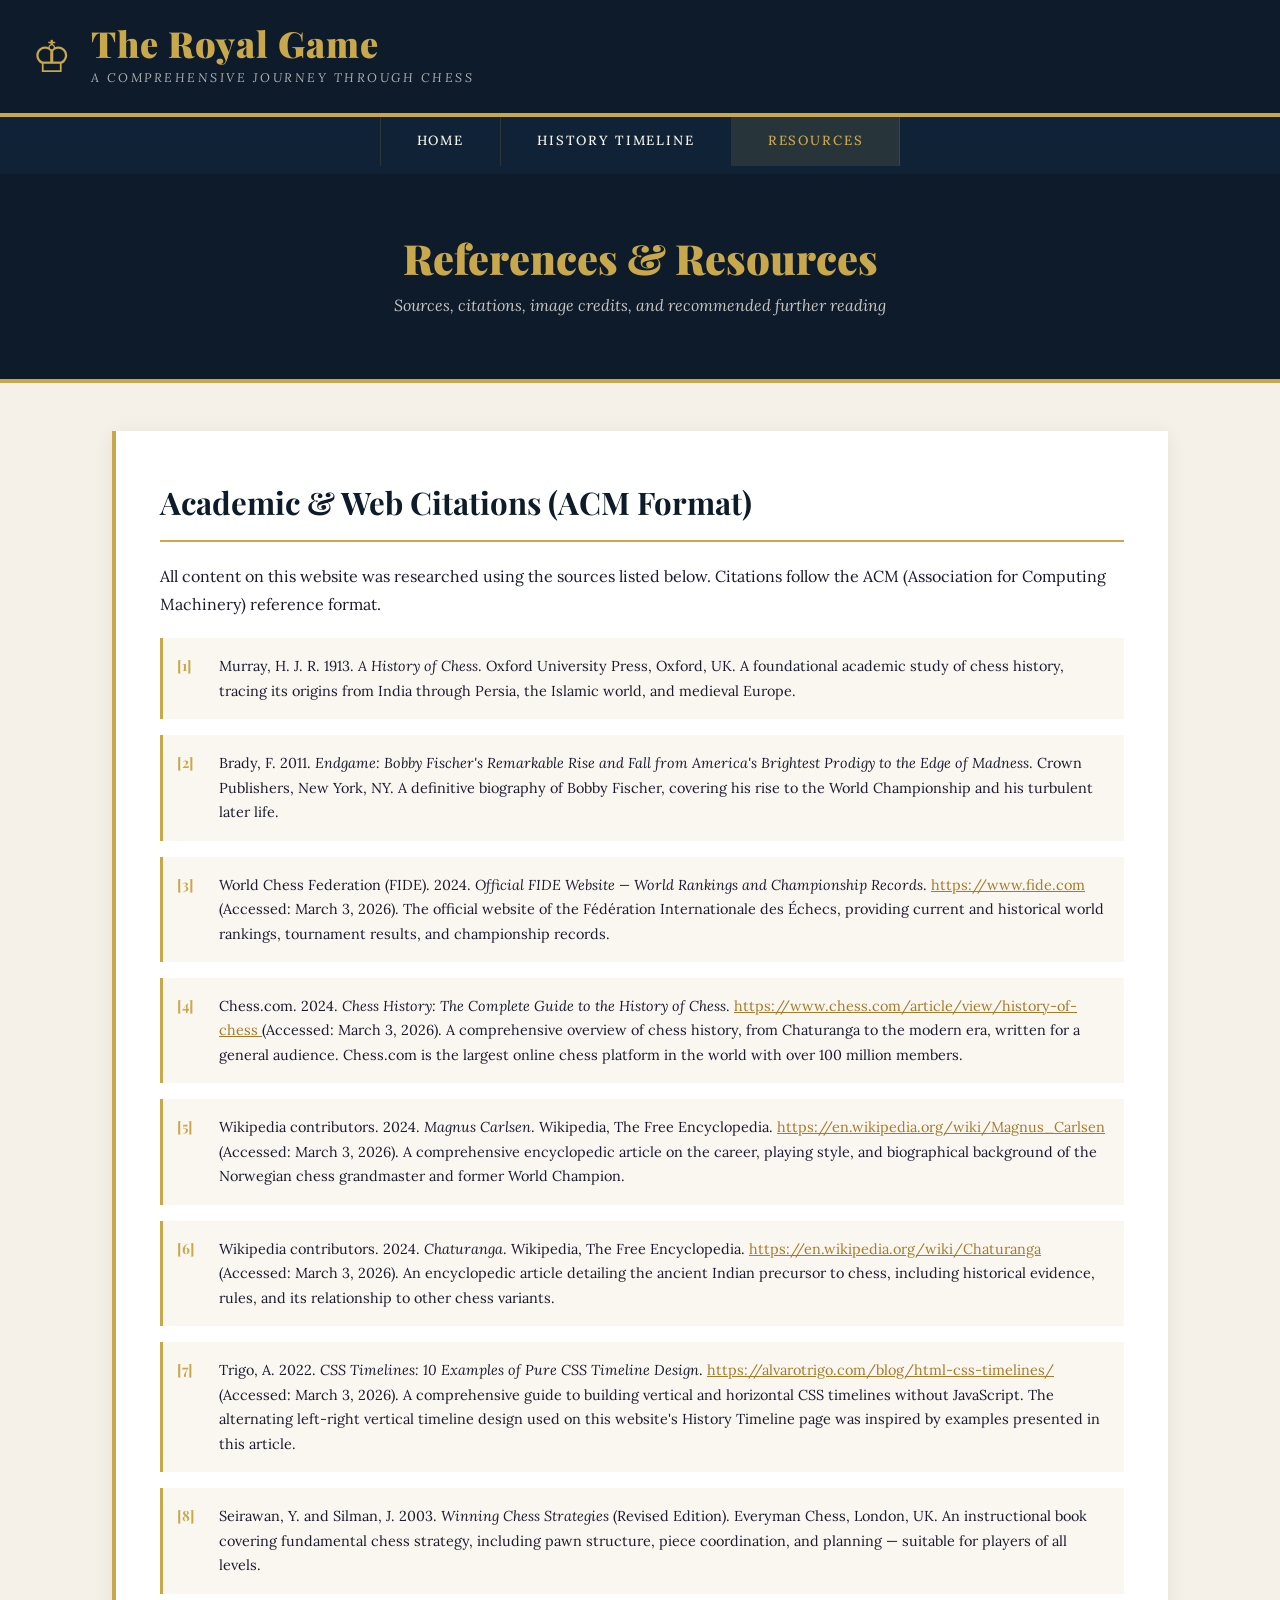
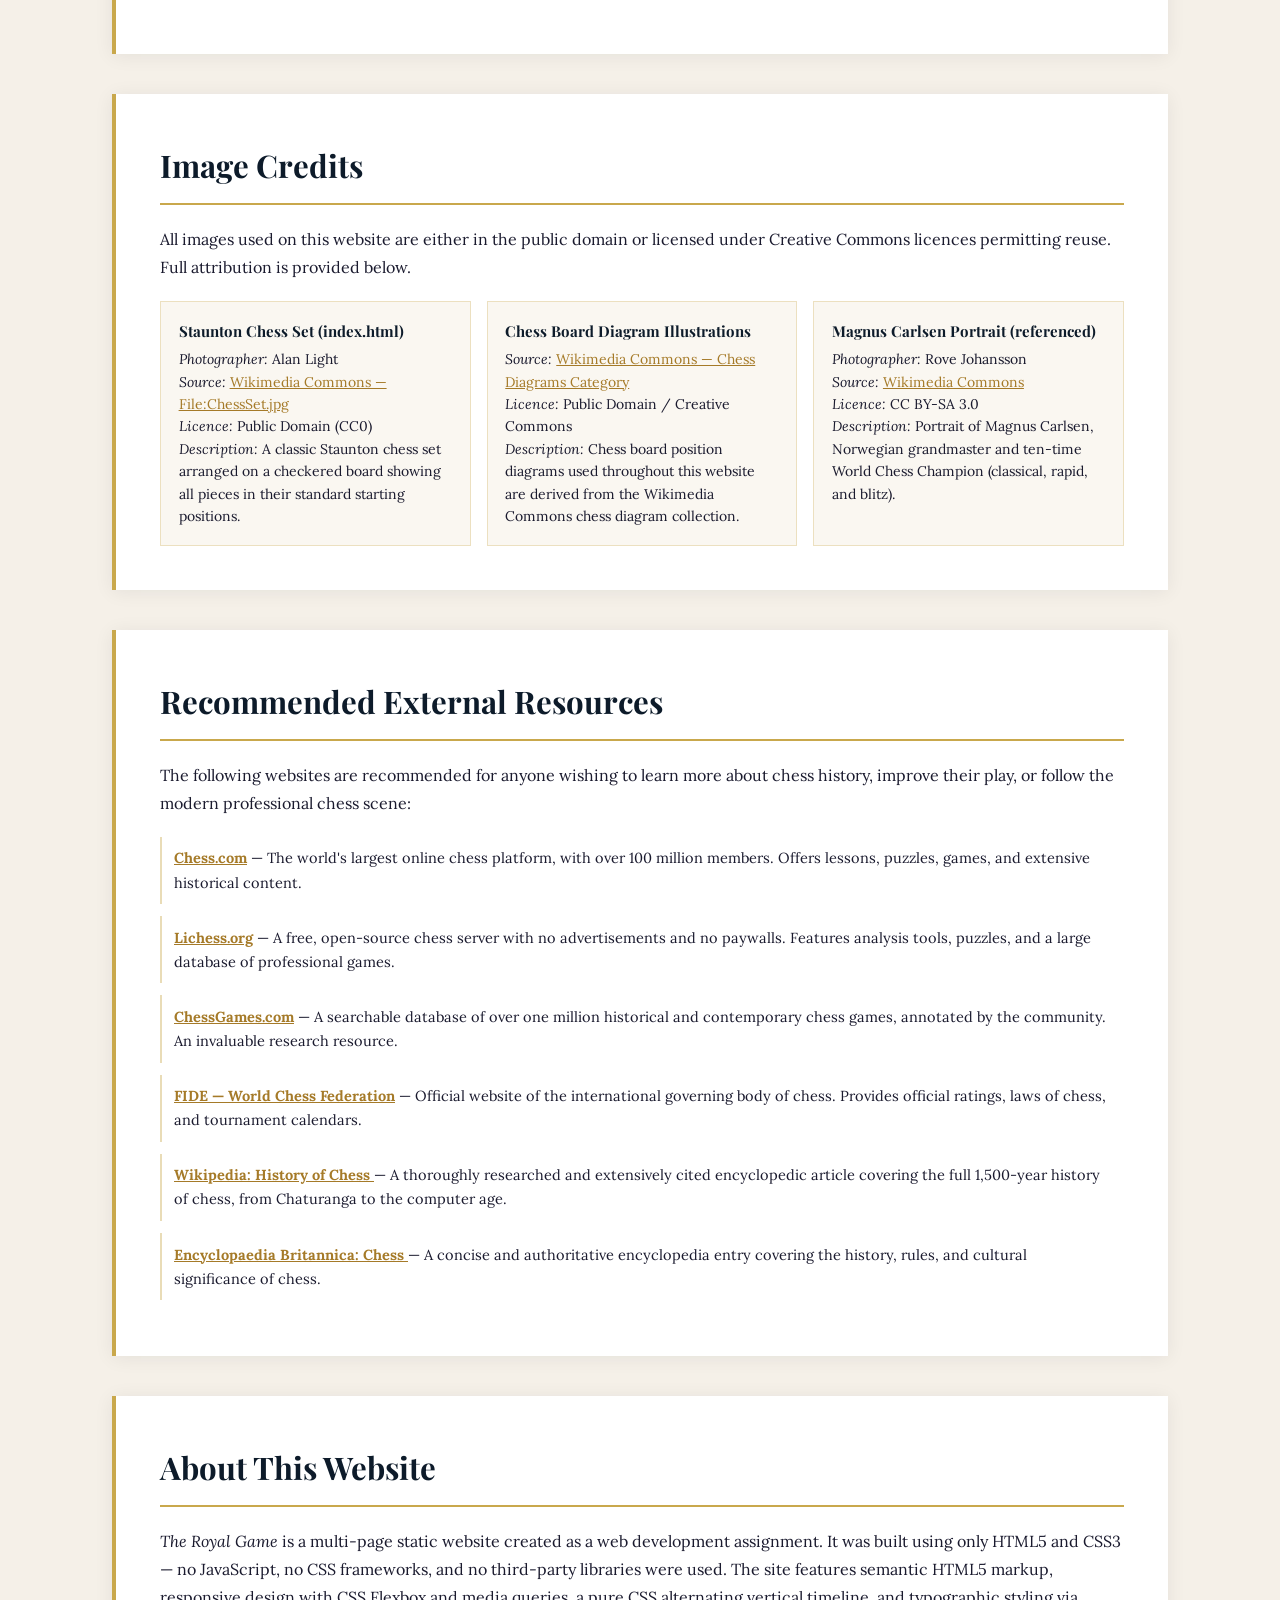
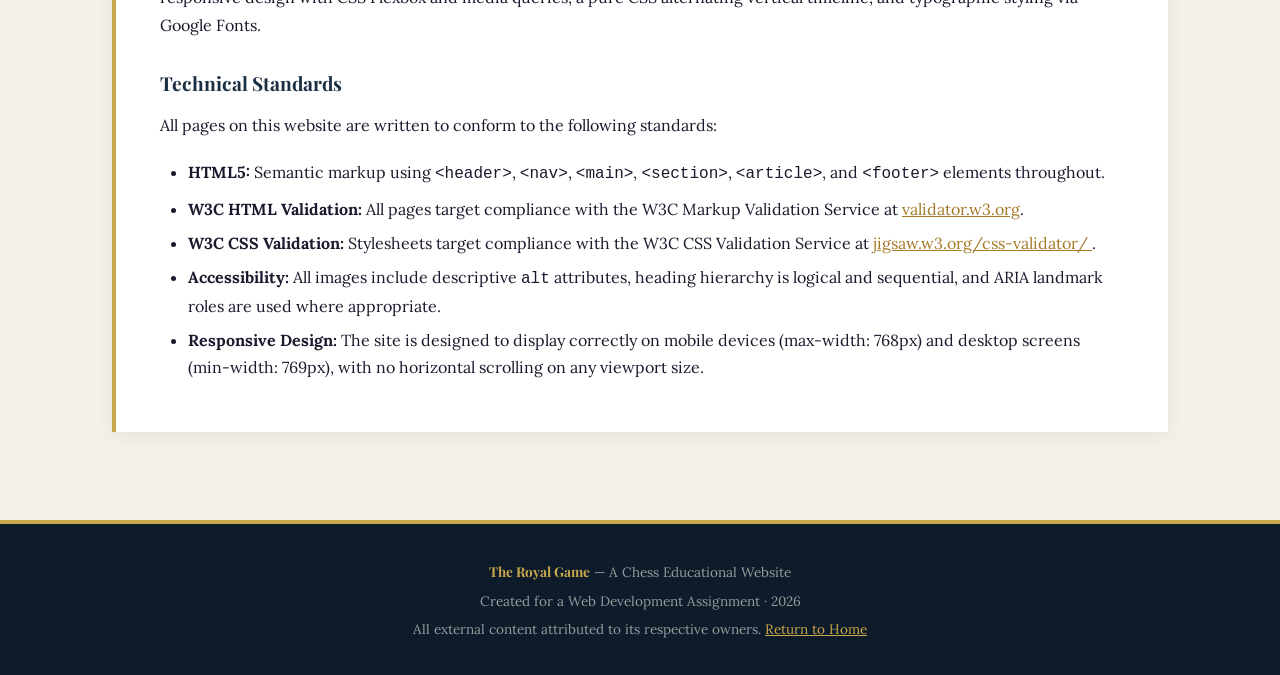
<file: resources.html>
<!doctype html>
<html lang="en">
  <head>
    <meta charset="UTF-8" />
    <meta name="viewport" content="width=device-width, initial-scale=1.0" />
    <title>References &amp; Resources — The Royal Game</title>
    <link rel="stylesheet" href="styles.css" />
  </head>

  <body>
    <!-- ==================== HEADER ==================== -->
    <header>
      <div class="header-brand">
        <span class="header-icon" aria-hidden="true">♔</span>
        <div>
          <p class="site-title">The Royal Game</p>
          <p class="site-subtitle">A Comprehensive Journey Through Chess</p>
        </div>
      </div>
    </header>

    <!-- ==================== NAVIGATION ==================== -->
    <nav aria-label="Main site navigation">
      <ul>
        <li><a href="index.html">Home</a></li>
        <li><a href="timeline.html">History Timeline</a></li>
        <li>
          <a href="resources.html" class="active" aria-current="page"
            >Resources</a
          >
        </li>
      </ul>
    </nav>

    <!-- ==================== PAGE BANNER ==================== -->
    <div class="page-banner" role="banner" aria-label="Page title">
      <h1>References &amp; Resources</h1>
      <p>Sources, citations, image credits, and recommended further reading</p>
    </div>

    <!-- ==================== MAIN CONTENT ==================== -->
    <main>
      <!-- ACADEMIC CITATIONS SECTION -->
      <section aria-labelledby="citations-heading">
        <h2 id="citations-heading">
          Academic &amp; Web Citations (ACM Format)
        </h2>
        <p>
          All content on this website was researched using the sources listed
          below. Citations follow the ACM (Association for Computing Machinery)
          reference format.
        </p>

        <ol class="citation-list">
          <li>
            Murray, H. J. R. 1913.
            <em>A History of Chess</em>. Oxford University Press, Oxford, UK. A
            foundational academic study of chess history, tracing its origins
            from India through Persia, the Islamic world, and medieval Europe.
          </li>

          <li>
            Brady, F. 2011.
            <em
              >Endgame: Bobby Fischer's Remarkable Rise and Fall from America's
              Brightest Prodigy to the Edge of Madness</em
            >. Crown Publishers, New York, NY. A definitive biography of Bobby
            Fischer, covering his rise to the World Championship and his
            turbulent later life.
          </li>

          <li>
            World Chess Federation (FIDE). 2024.
            <em
              >Official FIDE Website — World Rankings and Championship
              Records</em
            >.
            <a
              href="https://www.fide.com"
              target="_blank"
              rel="noopener noreferrer"
              >https://www.fide.com</a
            >
            (Accessed: March 3, 2026). The official website of the Fédération
            Internationale des Échecs, providing current and historical world
            rankings, tournament results, and championship records.
          </li>

          <li>
            Chess.com. 2024.
            <em>Chess History: The Complete Guide to the History of Chess</em>.
            <a
              href="https://www.chess.com/article/view/history-of-chess"
              target="_blank"
              rel="noopener noreferrer"
            >
              https://www.chess.com/article/view/history-of-chess
            </a>
            (Accessed: March 3, 2026). A comprehensive overview of chess
            history, from Chaturanga to the modern era, written for a general
            audience. Chess.com is the largest online chess platform in the
            world with over 100 million members.
          </li>

          <li>
            Wikipedia contributors. 2024.
            <em>Magnus Carlsen</em>. Wikipedia, The Free Encyclopedia.
            <a
              href="https://en.wikipedia.org/wiki/Magnus_Carlsen"
              target="_blank"
              rel="noopener noreferrer"
            >
              https://en.wikipedia.org/wiki/Magnus_Carlsen
            </a>
            (Accessed: March 3, 2026). A comprehensive encyclopedic article on
            the career, playing style, and biographical background of the
            Norwegian chess grandmaster and former World Champion.
          </li>

          <li>
            Wikipedia contributors. 2024.
            <em>Chaturanga</em>. Wikipedia, The Free Encyclopedia.
            <a
              href="https://en.wikipedia.org/wiki/Chaturanga"
              target="_blank"
              rel="noopener noreferrer"
            >
              https://en.wikipedia.org/wiki/Chaturanga
            </a>
            (Accessed: March 3, 2026). An encyclopedic article detailing the
            ancient Indian precursor to chess, including historical evidence,
            rules, and its relationship to other chess variants.
          </li>

          <li>
            Trigo, A. 2022.
            <em>CSS Timelines: 10 Examples of Pure CSS Timeline Design</em>.
            <a
              href="https://alvarotrigo.com/blog/html-css-timelines/"
              target="_blank"
              rel="noopener noreferrer"
            >
              https://alvarotrigo.com/blog/html-css-timelines/
            </a>
            (Accessed: March 3, 2026). A comprehensive guide to building
            vertical and horizontal CSS timelines without JavaScript. The
            alternating left-right vertical timeline design used on this
            website's History Timeline page was inspired by examples presented
            in this article.
          </li>

          <li>
            Seirawan, Y. and Silman, J. 2003.
            <em>Winning Chess Strategies</em> (Revised Edition). Everyman Chess,
            London, UK. An instructional book covering fundamental chess
            strategy, including pawn structure, piece coordination, and planning
            — suitable for players of all levels.
          </li>
        </ol>
      </section>

      <!-- IMAGE CREDITS SECTION -->
      <section aria-labelledby="image-credits-heading">
        <h2 id="image-credits-heading">Image Credits</h2>
        <p>
          All images used on this website are either in the public domain or
          licensed under Creative Commons licences permitting reuse. Full
          attribution is provided below.
        </p>

        <div class="credits-grid">
          <div class="credit-card">
            <strong>Staunton Chess Set (index.html)</strong>
            <p>
              <em>Photographer:</em> Alan Light<br />
              <em>Source:</em>
              <a
                href="https://commons.wikimedia.org/wiki/File:ChessSet.jpg"
                target="_blank"
                rel="noopener noreferrer"
              >
                Wikimedia Commons — File:ChessSet.jpg </a
              ><br />
              <em>Licence:</em> Public Domain (CC0)<br />
              <em>Description:</em> A classic Staunton chess set arranged on a
              checkered board showing all pieces in their standard starting
              positions.
            </p>
          </div>

          <div class="credit-card">
            <strong>Chess Board Diagram Illustrations</strong>
            <p>
              <em>Source:</em>
              <a
                href="https://commons.wikimedia.org/wiki/Category:Chess_diagrams"
                target="_blank"
                rel="noopener noreferrer"
              >
                Wikimedia Commons — Chess Diagrams Category </a
              ><br />
              <em>Licence:</em> Public Domain / Creative Commons<br />
              <em>Description:</em> Chess board position diagrams used
              throughout this website are derived from the Wikimedia Commons
              chess diagram collection.
            </p>
          </div>

          <div class="credit-card">
            <strong>Magnus Carlsen Portrait (referenced)</strong>
            <p>
              <em>Photographer:</em> Rove Johansson<br />
              <em>Source:</em>
              <a
                href="https://commons.wikimedia.org/wiki/File:Magnus_Carlsen_in_2023.jpg"
                target="_blank"
                rel="noopener noreferrer"
              >
                Wikimedia Commons </a
              ><br />
              <em>Licence:</em> CC BY-SA 3.0<br />
              <em>Description:</em> Portrait of Magnus Carlsen, Norwegian
              grandmaster and ten-time World Chess Champion (classical, rapid,
              and blitz).
            </p>
          </div>
        </div>
      </section>

      <!-- RECOMMENDED RESOURCES SECTION -->
      <section aria-labelledby="further-reading-heading">
        <h2 id="further-reading-heading">Recommended External Resources</h2>
        <p>
          The following websites are recommended for anyone wishing to learn
          more about chess history, improve their play, or follow the modern
          professional chess scene:
        </p>

        <ul class="resource-links">
          <li>
            <strong>
              <a
                href="https://www.chess.com"
                target="_blank"
                rel="noopener noreferrer"
                >Chess.com</a
              >
            </strong>
            — The world's largest online chess platform, with over 100 million
            members. Offers lessons, puzzles, games, and extensive historical
            content.
          </li>
          <li>
            <strong>
              <a
                href="https://lichess.org"
                target="_blank"
                rel="noopener noreferrer"
                >Lichess.org</a
              >
            </strong>
            — A free, open-source chess server with no advertisements and no
            paywalls. Features analysis tools, puzzles, and a large database of
            professional games.
          </li>
          <li>
            <strong>
              <a
                href="https://www.chessgames.com"
                target="_blank"
                rel="noopener noreferrer"
                >ChessGames.com</a
              >
            </strong>
            — A searchable database of over one million historical and
            contemporary chess games, annotated by the community. An invaluable
            research resource.
          </li>
          <li>
            <strong>
              <a
                href="https://www.fide.com"
                target="_blank"
                rel="noopener noreferrer"
                >FIDE — World Chess Federation</a
              >
            </strong>
            — Official website of the international governing body of chess.
            Provides official ratings, laws of chess, and tournament calendars.
          </li>
          <li>
            <strong>
              <a
                href="https://en.wikipedia.org/wiki/History_of_chess"
                target="_blank"
                rel="noopener noreferrer"
              >
                Wikipedia: History of Chess
              </a>
            </strong>
            — A thoroughly researched and extensively cited encyclopedic article
            covering the full 1,500-year history of chess, from Chaturanga to
            the computer age.
          </li>
          <li>
            <strong>
              <a
                href="https://www.britannica.com/topic/chess"
                target="_blank"
                rel="noopener noreferrer"
              >
                Encyclopaedia Britannica: Chess
              </a>
            </strong>
            — A concise and authoritative encyclopedia entry covering the
            history, rules, and cultural significance of chess.
          </li>
        </ul>
      </section>

      <!-- ABOUT THIS WEBSITE SECTION -->
      <section aria-labelledby="about-heading">
        <h2 id="about-heading">About This Website</h2>
        <p>
          <em>The Royal Game</em> is a multi-page static website created as a
          web development assignment. It was built using only HTML5 and CSS3 —
          no JavaScript, no CSS frameworks, and no third-party libraries were
          used. The site features semantic HTML5 markup, responsive design with
          CSS Flexbox and media queries, a pure CSS alternating vertical
          timeline, and typographic styling via Google Fonts.
        </p>

        <h3>Technical Standards</h3>
        <p>
          All pages on this website are written to conform to the following
          standards:
        </p>
        <ul>
          <li>
            <strong>HTML5:</strong> Semantic markup using
            <code>&lt;header&gt;</code>, <code>&lt;nav&gt;</code>,
            <code>&lt;main&gt;</code>, <code>&lt;section&gt;</code>,
            <code>&lt;article&gt;</code>, and
            <code>&lt;footer&gt;</code> elements throughout.
          </li>
          <li>
            <strong>W3C HTML Validation:</strong> All pages target compliance
            with the W3C Markup Validation Service at
            <a
              href="https://validator.w3.org"
              target="_blank"
              rel="noopener noreferrer"
              >validator.w3.org</a
            >.
          </li>
          <li>
            <strong>W3C CSS Validation:</strong> Stylesheets target compliance
            with the W3C CSS Validation Service at
            <a
              href="https://jigsaw.w3.org/css-validator/"
              target="_blank"
              rel="noopener noreferrer"
            >
              jigsaw.w3.org/css-validator/ </a
            >.
          </li>
          <li>
            <strong>Accessibility:</strong> All images include descriptive
            <code>alt</code>
            attributes, heading hierarchy is logical and sequential, and ARIA
            landmark roles are used where appropriate.
          </li>
          <li>
            <strong>Responsive Design:</strong> The site is designed to display
            correctly on mobile devices (max-width: 768px) and desktop screens
            (min-width: 769px), with no horizontal scrolling on any viewport
            size.
          </li>
        </ul>
      </section>
    </main>

    <!-- ==================== FOOTER ==================== -->
    <footer>
      <p>
        <span class="footer-title">The Royal Game</span> &mdash; A Chess
        Educational Website
      </p>
      <p>Created for a Web Development Assignment &middot; 2026</p>
      <p>
        All external content attributed to its respective owners.
        <a href="index.html">Return to Home</a>
      </p>
    </footer>
  </body>
</html>
</file>
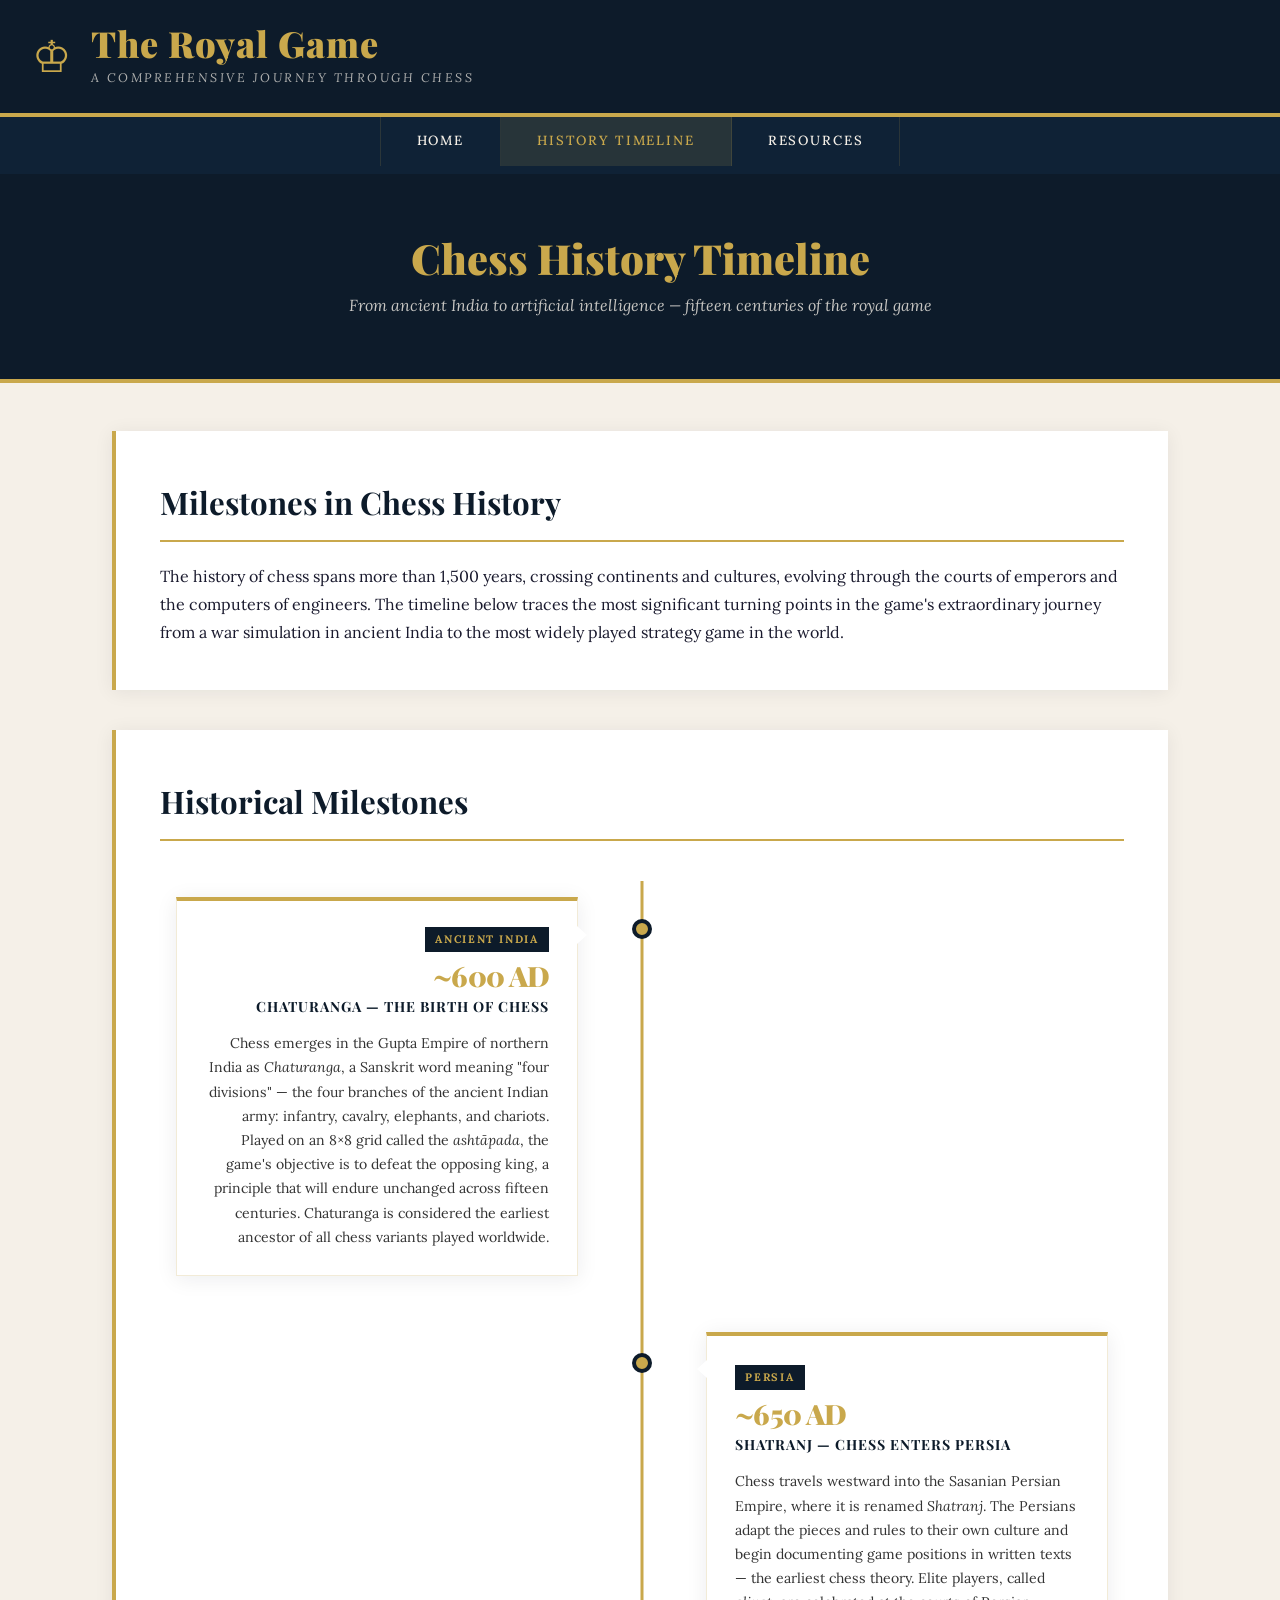
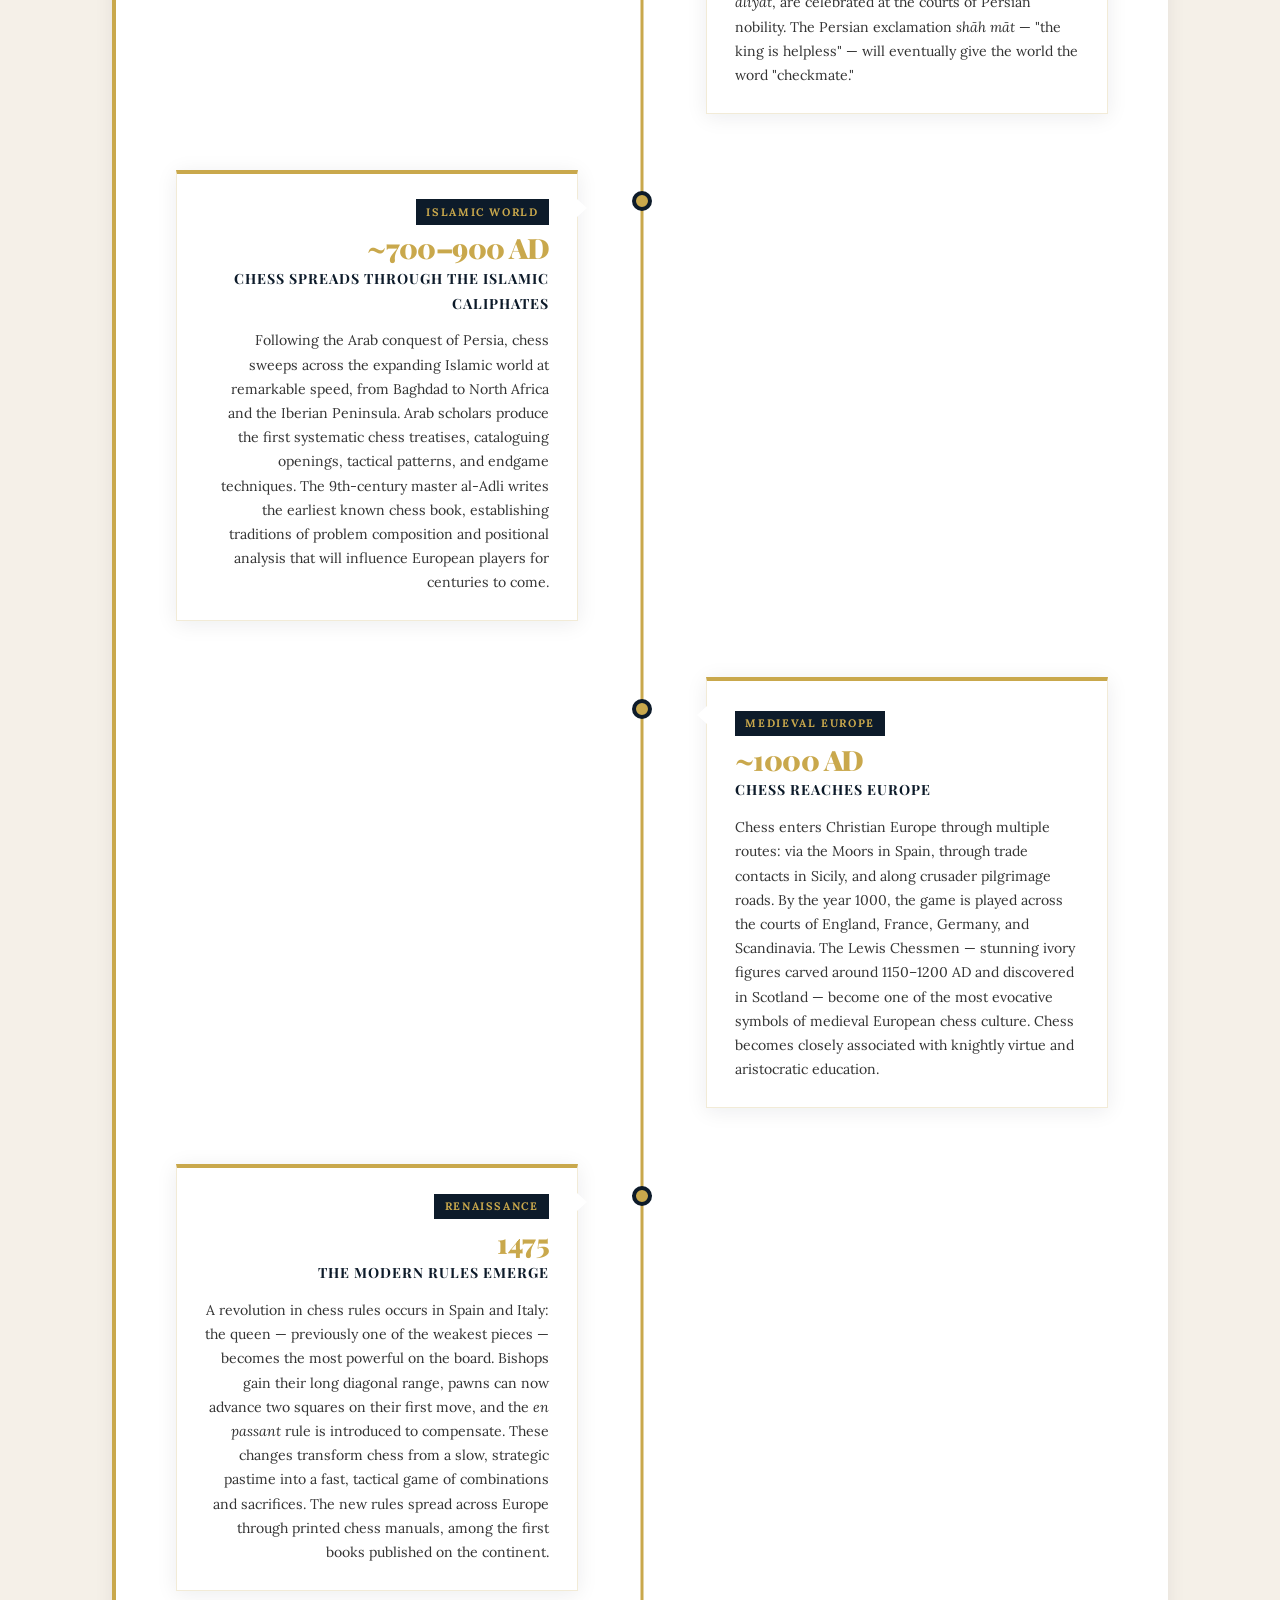
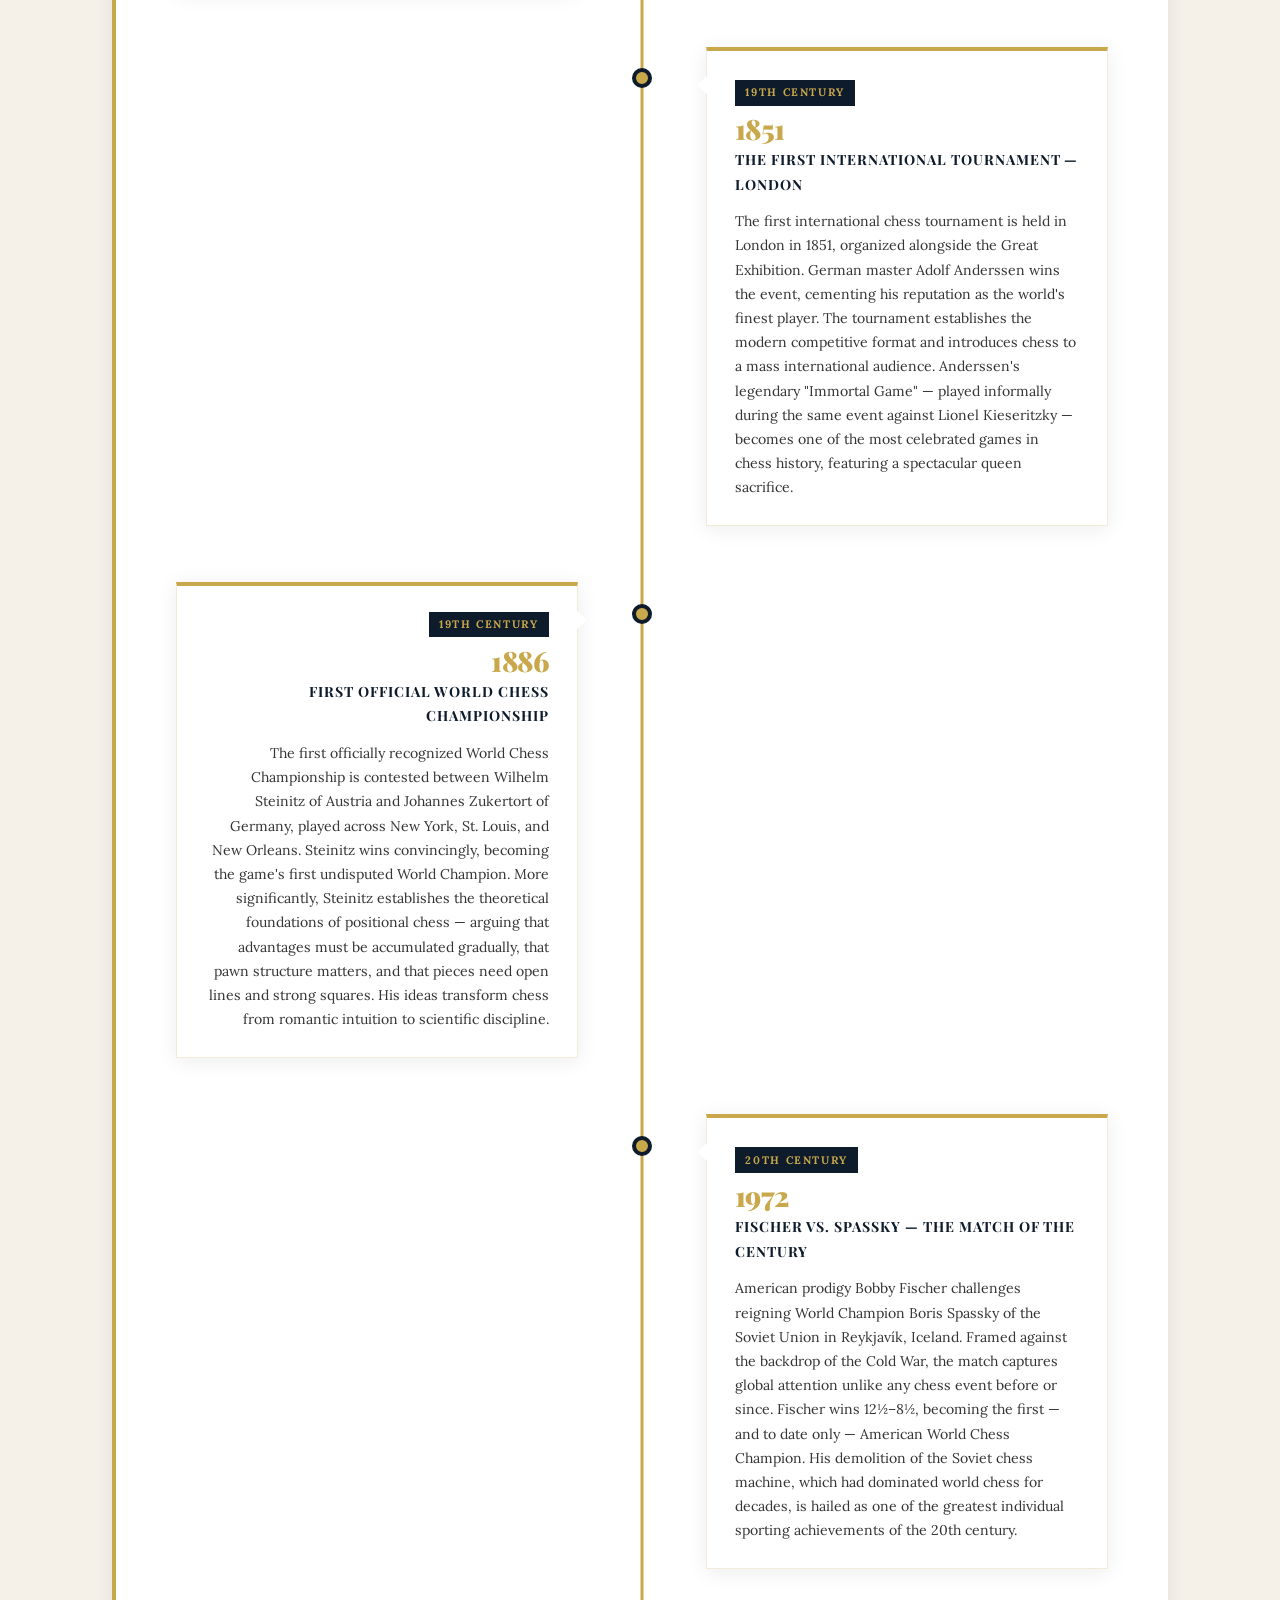
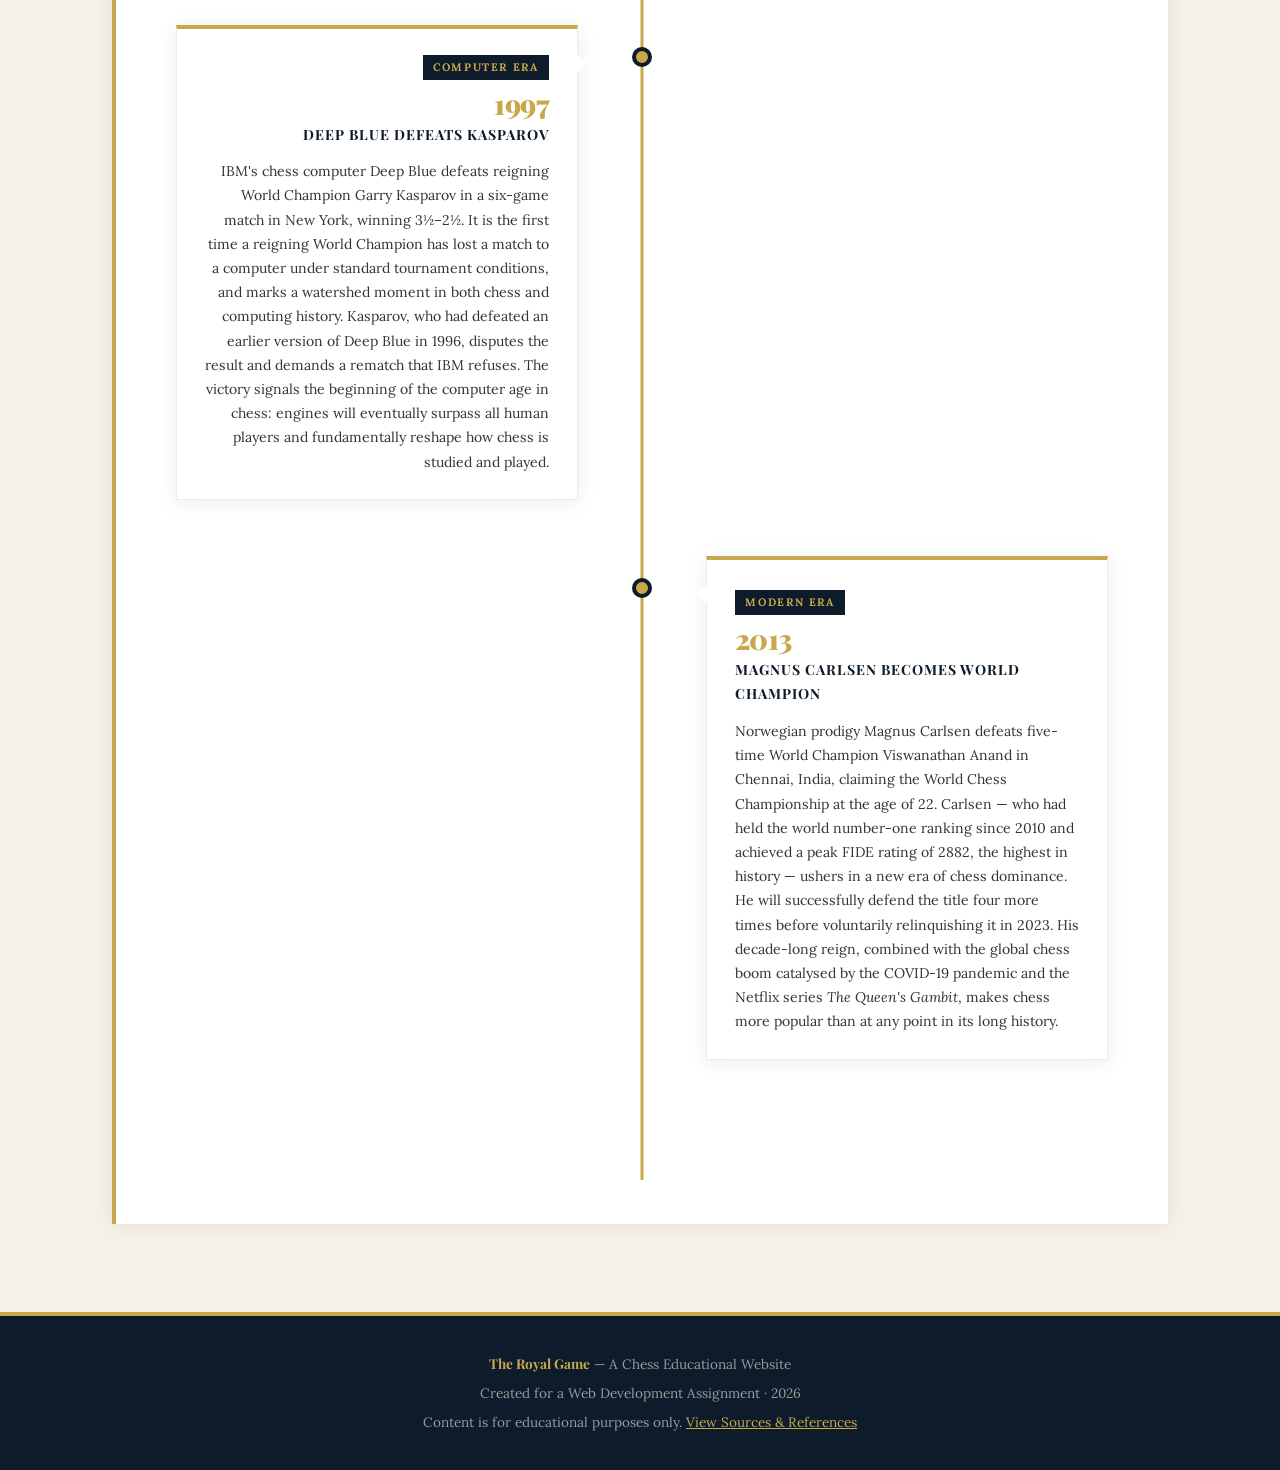
<file: timeline.html>
<!DOCTYPE html>
<html lang="en">
<head>
  <meta charset="UTF-8">
  <meta name="viewport" content="width=device-width, initial-scale=1.0">
  <title>Chess History Timeline — The Royal Game</title>
  <link rel="stylesheet" href="styles.css">
  <link rel="stylesheet" href="timeline.css">
</head>

<body>

  <!-- ==================== HEADER ==================== -->
  <header>
    <div class="header-brand">
      <span class="header-icon" aria-hidden="true">♔</span>
      <div>
        <p class="site-title">The Royal Game</p>
        <p class="site-subtitle">A Comprehensive Journey Through Chess</p>
      </div>
    </div>
  </header>

  <!-- ==================== NAVIGATION ==================== -->
  <nav aria-label="Main site navigation">
    <ul>
      <li><a href="index.html">Home</a></li>
      <li><a href="timeline.html" class="active" aria-current="page">History Timeline</a></li>
      <li><a href="resources.html">Resources</a></li>
    </ul>
  </nav>

  <!-- ==================== PAGE BANNER ==================== -->
  <div class="page-banner" role="banner" aria-label="Page title">
    <h1>Chess History Timeline</h1>
    <p>From ancient India to artificial intelligence — fifteen centuries of the royal game</p>
  </div>

  <!-- ==================== MAIN CONTENT ==================== -->
  <main>

    <section aria-labelledby="timeline-intro-heading">
      <h2 id="timeline-intro-heading">Milestones in Chess History</h2>
      <p>
        The history of chess spans more than 1,500 years, crossing continents and cultures,
        evolving through the courts of emperors and the computers of engineers. The timeline
        below traces the most significant turning points in the game's extraordinary journey
        from a war simulation in ancient India to the most widely played strategy game in the world.
      </p>
    </section>

    <!-- ==================== TIMELINE ==================== -->
    <section aria-labelledby="timeline-section-heading">
      <h2 id="timeline-section-heading" class="sr-only">Historical Milestones</h2>

      <div class="timeline">

        <!-- MILESTONE 1 -->
        <div class="timeline-item">
          <div class="timeline-content">
            <span class="timeline-era">Ancient India</span>
            <p class="timeline-year">~600 AD</p>
            <p class="timeline-event-title">Chaturanga — The Birth of Chess</p>
            <p class="timeline-desc">
              Chess emerges in the Gupta Empire of northern India as
              <em>Chaturanga</em>, a Sanskrit word meaning "four divisions" — the four branches
              of the ancient Indian army: infantry, cavalry, elephants, and chariots. Played on
              an 8×8 grid called the <em>ashtāpada</em>, the game's objective is to defeat
              the opposing king, a principle that will endure unchanged across fifteen centuries.
              Chaturanga is considered the earliest ancestor of all chess variants played worldwide.
            </p>
          </div>
        </div>

        <!-- MILESTONE 2 -->
        <div class="timeline-item">
          <div class="timeline-content">
            <span class="timeline-era">Persia</span>
            <p class="timeline-year">~650 AD</p>
            <p class="timeline-event-title">Shatranj — Chess Enters Persia</p>
            <p class="timeline-desc">
              Chess travels westward into the Sasanian Persian Empire, where it is renamed
              <em>Shatranj</em>. The Persians adapt the pieces and rules to their own culture
              and begin documenting game positions in written texts — the earliest chess theory.
              Elite players, called <em>aliyat</em>, are celebrated at the courts of Persian
              nobility. The Persian exclamation <em>shāh māt</em> — "the king is helpless" —
              will eventually give the world the word "checkmate."
            </p>
          </div>
        </div>

        <!-- MILESTONE 3 -->
        <div class="timeline-item">
          <div class="timeline-content">
            <span class="timeline-era">Islamic World</span>
            <p class="timeline-year">~700–900 AD</p>
            <p class="timeline-event-title">Chess Spreads Through the Islamic Caliphates</p>
            <p class="timeline-desc">
              Following the Arab conquest of Persia, chess sweeps across the expanding Islamic
              world at remarkable speed, from Baghdad to North Africa and the Iberian Peninsula.
              Arab scholars produce the first systematic chess treatises, cataloguing openings,
              tactical patterns, and endgame techniques. The 9th-century master al-Adli writes
              the earliest known chess book, establishing traditions of problem composition and
              positional analysis that will influence European players for centuries to come.
            </p>
          </div>
        </div>

        <!-- MILESTONE 4 -->
        <div class="timeline-item">
          <div class="timeline-content">
            <span class="timeline-era">Medieval Europe</span>
            <p class="timeline-year">~1000 AD</p>
            <p class="timeline-event-title">Chess Reaches Europe</p>
            <p class="timeline-desc">
              Chess enters Christian Europe through multiple routes: via the Moors in Spain,
              through trade contacts in Sicily, and along crusader pilgrimage roads. By the
              year 1000, the game is played across the courts of England, France, Germany, and
              Scandinavia. The Lewis Chessmen — stunning ivory figures carved around 1150–1200 AD
              and discovered in Scotland — become one of the most evocative symbols of medieval
              European chess culture. Chess becomes closely associated with knightly virtue
              and aristocratic education.
            </p>
          </div>
        </div>

        <!-- MILESTONE 5 -->
        <div class="timeline-item">
          <div class="timeline-content">
            <span class="timeline-era">Renaissance</span>
            <p class="timeline-year">1475</p>
            <p class="timeline-event-title">The Modern Rules Emerge</p>
            <p class="timeline-desc">
              A revolution in chess rules occurs in Spain and Italy: the queen — previously one
              of the weakest pieces — becomes the most powerful on the board. Bishops gain their
              long diagonal range, pawns can now advance two squares on their first move, and
              the <em>en passant</em> rule is introduced to compensate. These changes transform
              chess from a slow, strategic pastime into a fast, tactical game of combinations
              and sacrifices. The new rules spread across Europe through printed chess manuals,
              among the first books published on the continent.
            </p>
          </div>
        </div>

        <!-- MILESTONE 6 -->
        <div class="timeline-item">
          <div class="timeline-content">
            <span class="timeline-era">19th Century</span>
            <p class="timeline-year">1851</p>
            <p class="timeline-event-title">The First International Tournament — London</p>
            <p class="timeline-desc">
              The first international chess tournament is held in London in 1851, organized
              alongside the Great Exhibition. German master Adolf Anderssen wins the event,
              cementing his reputation as the world's finest player. The tournament establishes
              the modern competitive format and introduces chess to a mass international audience.
              Anderssen's legendary "Immortal Game" — played informally during the same event
              against Lionel Kieseritzky — becomes one of the most celebrated games in chess
              history, featuring a spectacular queen sacrifice.
            </p>
          </div>
        </div>

        <!-- MILESTONE 7 -->
        <div class="timeline-item">
          <div class="timeline-content">
            <span class="timeline-era">19th Century</span>
            <p class="timeline-year">1886</p>
            <p class="timeline-event-title">First Official World Chess Championship</p>
            <p class="timeline-desc">
              The first officially recognized World Chess Championship is contested between
              Wilhelm Steinitz of Austria and Johannes Zukertort of Germany, played across
              New York, St. Louis, and New Orleans. Steinitz wins convincingly, becoming the
              game's first undisputed World Champion. More significantly, Steinitz establishes
              the theoretical foundations of positional chess — arguing that advantages must
              be accumulated gradually, that pawn structure matters, and that pieces need
              open lines and strong squares. His ideas transform chess from romantic intuition
              to scientific discipline.
            </p>
          </div>
        </div>

        <!-- MILESTONE 8 -->
        <div class="timeline-item">
          <div class="timeline-content">
            <span class="timeline-era">20th Century</span>
            <p class="timeline-year">1972</p>
            <p class="timeline-event-title">Fischer vs. Spassky — The Match of the Century</p>
            <p class="timeline-desc">
              American prodigy Bobby Fischer challenges reigning World Champion Boris Spassky
              of the Soviet Union in Reykjavík, Iceland. Framed against the backdrop of the
              Cold War, the match captures global attention unlike any chess event before or
              since. Fischer wins 12½–8½, becoming the first — and to date only — American
              World Chess Champion. His demolition of the Soviet chess machine, which had
              dominated world chess for decades, is hailed as one of the greatest individual
              sporting achievements of the 20th century.
            </p>
          </div>
        </div>

        <!-- MILESTONE 9 -->
        <div class="timeline-item">
          <div class="timeline-content">
            <span class="timeline-era">Computer Era</span>
            <p class="timeline-year">1997</p>
            <p class="timeline-event-title">Deep Blue Defeats Kasparov</p>
            <p class="timeline-desc">
              IBM's chess computer Deep Blue defeats reigning World Champion Garry Kasparov
              in a six-game match in New York, winning 3½–2½. It is the first time a
              reigning World Champion has lost a match to a computer under standard tournament
              conditions, and marks a watershed moment in both chess and computing history.
              Kasparov, who had defeated an earlier version of Deep Blue in 1996, disputes the
              result and demands a rematch that IBM refuses. The victory signals the beginning
              of the computer age in chess: engines will eventually surpass all human players
              and fundamentally reshape how chess is studied and played.
            </p>
          </div>
        </div>

        <!-- MILESTONE 10 -->
        <div class="timeline-item">
          <div class="timeline-content">
            <span class="timeline-era">Modern Era</span>
            <p class="timeline-year">2013</p>
            <p class="timeline-event-title">Magnus Carlsen Becomes World Champion</p>
            <p class="timeline-desc">
              Norwegian prodigy Magnus Carlsen defeats five-time World Champion Viswanathan
              Anand in Chennai, India, claiming the World Chess Championship at the age of 22.
              Carlsen — who had held the world number-one ranking since 2010 and achieved a
              peak FIDE rating of 2882, the highest in history — ushers in a new era of
              chess dominance. He will successfully defend the title four more times before
              voluntarily relinquishing it in 2023. His decade-long reign, combined with the
              global chess boom catalysed by the COVID-19 pandemic and the Netflix series
              <em>The Queen's Gambit</em>, makes chess more popular than at any point in
              its long history.
            </p>
          </div>
        </div>

      </div>
      <!-- END .timeline -->

    </section>

  </main>

  <!-- ==================== FOOTER ==================== -->
  <footer>
    <p><span class="footer-title">The Royal Game</span> &mdash; A Chess Educational Website</p>
    <p>Created for a Web Development Assignment &middot; 2026</p>
    <p>
      Content is for educational purposes only.
      <a href="resources.html">View Sources &amp; References</a>
    </p>
  </footer>

</body>
</html>
</file>
<file: styles.css>
@import url('https://fonts.googleapis.com/css2?family=Playfair+Display:ital,wght@0,400;0,700;0,900;1,400&family=Lora:ital,wght@0,400;0,500;1,400&display=swap');

/* ============================================
   GLOBAL RESET & BOX MODEL
   ============================================ */
*, *::before, *::after {
  box-sizing: border-box;
  margin: 0;
  padding: 0;
}

/* ============================================
   BODY
   ============================================ */
body {
  background-color: #f5f0e8;
  color: #1a1a2e;
  font-family: 'Lora', Georgia, 'Times New Roman', serif;
  font-size: 1rem;
  line-height: 1.75;
  overflow-x: hidden;
  min-height: 100vh;
}

/* ============================================
   HEADER
   ============================================ */
header {
  background-color: #0d1b2a;
  padding: 1.5rem 2rem;
  border-bottom: 4px solid #c9a84c;
  display: flex;
  align-items: center;
  gap: 1.25rem;
}

.header-brand {
  display: flex;
  align-items: center;
  gap: 1.25rem;
}

.header-icon {
  font-size: 2.75rem;
  color: #c9a84c;
  line-height: 1;
  flex-shrink: 0;
}

.site-title {
  font-family: 'Playfair Display', Georgia, serif;
  font-size: 2.25rem;
  font-weight: 900;
  color: #c9a84c;
  letter-spacing: 0.03em;
  margin-bottom: 0;
  line-height: 1.1;
}

.site-subtitle {
  color: #f5f0e8;
  font-size: 0.78rem;
  letter-spacing: 0.2em;
  text-transform: uppercase;
  opacity: 0.7;
  font-style: italic;
  margin-top: 0.2rem;
  margin-bottom: 0;
}

/* ============================================
   NAVIGATION
   ============================================ */
nav {
  background-color: #0f2236;
}

nav ul {
  list-style: none;
  display: flex;
  justify-content: center;
  flex-wrap: wrap;
  margin: 0;
  padding: 0;
}

nav ul li a {
  display: block;
  padding: 0.85rem 2.25rem;
  color: #f5f0e8;
  text-decoration: none;
  font-family: 'Lora', Georgia, serif;
  font-size: 0.83rem;
  font-weight: 500;
  letter-spacing: 0.14em;
  text-transform: uppercase;
  border-right: 1px solid rgba(201, 168, 76, 0.15);
  transition: background-color 0.25s ease, color 0.25s ease;
}

nav ul li:first-child a {
  border-left: 1px solid rgba(201, 168, 76, 0.15);
}

nav ul li a:hover {
  background-color: #c9a84c;
  color: #0d1b2a;
}

nav ul li a:visited {
  color: #ddd3c0;
}

nav ul li a.active {
  background-color: rgba(201, 168, 76, 0.13);
  color: #c9a84c;
}

/* ============================================
   MAIN CONTENT WRAPPER
   ============================================ */
main {
  max-width: 1120px;
  margin: 0 auto;
  padding: 2.5rem 2rem;
}

/* ============================================
   SECTIONS
   ============================================ */
section {
  background-color: #ffffff;
  margin-bottom: 2.5rem;
  padding: 2.75rem;
  border-left: 4px solid #c9a84c;
  box-shadow: 0 2px 18px rgba(13, 27, 42, 0.07);
}

section.hero {
  background-color: #0d1b2a;
  color: #f5f0e8;
  border-left: none;
  border-top: 4px solid #c9a84c;
  text-align: center;
  padding: 5rem 3rem;
}

/* ============================================
   HEADINGS
   ============================================ */
h1 {
  font-family: 'Playfair Display', Georgia, serif;
  font-size: 3rem;
  font-weight: 900;
  color: #c9a84c;
  line-height: 1.15;
  margin-bottom: 1rem;
}

h2 {
  font-family: 'Playfair Display', Georgia, serif;
  font-size: 1.85rem;
  font-weight: 700;
  color: #0d1b2a;
  margin-bottom: 1.25rem;
  padding-bottom: 0.65rem;
  border-bottom: 2px solid #c9a84c;
}

h3 {
  font-family: 'Playfair Display', Georgia, serif;
  font-size: 1.2rem;
  font-weight: 700;
  color: #1a2e42;
  margin-bottom: 0.65rem;
  margin-top: 1.75rem;
}

.hero h1 {
  color: #c9a84c;
  font-size: 3.5rem;
}

.hero h2 {
  color: #f5f0e8;
  border-bottom: none;
  font-size: 1.15rem;
  font-weight: 400;
  font-style: italic;
  margin-top: 0.25rem;
  margin-bottom: 1.5rem;
  opacity: 0.8;
}

/* ============================================
   PARAGRAPHS
   ============================================ */
p {
  margin-bottom: 1.25rem;
}

p:last-child {
  margin-bottom: 0;
}

.hero p {
  color: rgba(245, 240, 232, 0.85);
  max-width: 680px;
  margin-left: auto;
  margin-right: auto;
  font-size: 1.05rem;
  font-style: italic;
}

/* ============================================
   LINKS
   ============================================ */
a {
  color: #a57a28;
  text-decoration: underline;
  transition: color 0.2s ease;
}

a:hover {
  color: #0d1b2a;
}

a:visited {
  color: #7d5c1e;
}

/* ============================================
   TABLE
   ============================================ */
table {
  width: 100%;
  border-collapse: collapse;
  margin-top: 1.5rem;
  font-size: 0.91rem;
}

caption {
  font-family: 'Playfair Display', Georgia, serif;
  font-size: 0.95rem;
  font-weight: 700;
  color: #0d1b2a;
  text-align: left;
  margin-bottom: 0.75rem;
  font-style: italic;
  letter-spacing: 0.02em;
}

thead {
  background-color: #0d1b2a;
}

thead th {
  padding: 0.9rem 1.1rem;
  text-align: left;
  color: #c9a84c;
  font-family: 'Playfair Display', Georgia, serif;
  font-weight: 700;
  letter-spacing: 0.05em;
  font-size: 0.88rem;
}

tbody tr {
  border-bottom: 1px solid rgba(13, 27, 42, 0.09);
  transition: background-color 0.15s ease;
}

tbody tr:nth-child(even) {
  background-color: rgba(201, 168, 76, 0.04);
}

tbody tr:hover {
  background-color: rgba(201, 168, 76, 0.1);
}

tbody td {
  padding: 0.7rem 1.1rem;
  color: #1a1a2e;
  vertical-align: top;
  line-height: 1.55;
}

tbody td:first-child {
  font-weight: 500;
  font-family: 'Playfair Display', Georgia, serif;
  color: #0d1b2a;
}

/* ============================================
   LISTS (general)
   ============================================ */
ul, ol {
  padding-left: 1.75rem;
  margin-top: 0.5rem;
}

ul li, ol li {
  margin-bottom: 0.5rem;
  line-height: 1.65;
}

/* Opening List — custom grid layout */
.opening-list {
  list-style: none;
  padding: 0;
  display: grid;
  grid-template-columns: repeat(auto-fill, minmax(260px, 1fr));
  gap: 0.75rem;
  margin-top: 1.25rem;
}

.opening-list li {
  background-color: #0d1b2a;
  color: #f5f0e8;
  padding: 0.9rem 1rem;
  border-left: 3px solid #c9a84c;
  font-size: 0.86rem;
  margin-bottom: 0;
  line-height: 1.55;
}

.opening-list li strong {
  display: block;
  color: #c9a84c;
  font-family: 'Playfair Display', Georgia, serif;
  font-size: 0.92rem;
  margin-bottom: 0.3rem;
}

/* ============================================
   FIGURES & IMAGES
   ============================================ */
figure {
  margin: 1.75rem 0;
  text-align: center;
}

figure img {
  max-width: 100%;
  height: auto;
  border: 3px solid #c9a84c;
  display: block;
  margin: 0 auto;
}

figcaption {
  margin-top: 0.65rem;
  font-style: italic;
  font-size: 0.84rem;
  color: #555;
  line-height: 1.55;
}

/* ============================================
   DECORATIVE CHESS PIECE ICON (hero)
   ============================================ */
.chess-decoration {
  font-size: 3.75rem;
  color: #c9a84c;
  display: block;
  margin-bottom: 1rem;
  opacity: 0.8;
  line-height: 1;
}

/* ============================================
   QUOTE BOX
   ============================================ */
.quote-box {
  border-left: 4px solid #c9a84c;
  background-color: #faf7f1;
  padding: 1.25rem 1.6rem;
  margin: 1.75rem 0;
  font-style: italic;
  font-size: 1.05rem;
  color: #1a2e42;
  line-height: 1.7;
}

.quote-box cite {
  display: block;
  margin-top: 0.6rem;
  font-style: normal;
  font-size: 0.84rem;
  color: #666;
  font-weight: 500;
}

/* ============================================
   PAGE BANNER (timeline & resources pages)
   ============================================ */
.page-banner {
  background-color: #0d1b2a;
  text-align: center;
  padding: 3.75rem 2rem;
  border-bottom: 4px solid #c9a84c;
}

.page-banner h1 {
  color: #c9a84c;
  font-size: 2.6rem;
  margin-bottom: 0.6rem;
}

.page-banner p {
  color: #f5f0e8;
  font-style: italic;
  opacity: 0.8;
  max-width: 600px;
  margin: 0 auto;
  margin-bottom: 0;
}

/* ============================================
   RESOURCES PAGE — CITATION LIST
   ============================================ */
.citation-list {
  list-style: none;
  padding: 0;
  counter-reset: citation-counter;
}

.citation-list li {
  position: relative;
  padding: 1rem 1rem 1rem 3.5rem;
  margin-bottom: 1rem;
  background-color: #faf7f1;
  border-left: 3px solid #c9a84c;
  line-height: 1.7;
  font-size: 0.9rem;
  counter-increment: citation-counter;
}

.citation-list li::before {
  content: "[" counter(citation-counter) "]";
  position: absolute;
  left: 0.9rem;
  top: 1rem;
  font-weight: 700;
  color: #c9a84c;
  font-family: 'Playfair Display', Georgia, serif;
  font-size: 0.88rem;
}

/* ============================================
   RESOURCES PAGE — IMAGE CREDITS GRID
   ============================================ */
.credits-grid {
  display: grid;
  grid-template-columns: repeat(auto-fill, minmax(300px, 1fr));
  gap: 1rem;
  margin-top: 1.25rem;
}

.credit-card {
  border: 1px solid rgba(201, 168, 76, 0.3);
  padding: 1.1rem;
  background-color: #faf7f1;
  font-size: 0.875rem;
  line-height: 1.6;
}

.credit-card strong {
  display: block;
  color: #0d1b2a;
  font-family: 'Playfair Display', Georgia, serif;
  margin-bottom: 0.3rem;
  font-size: 0.94rem;
}

/* ============================================
   RESOURCES PAGE — EXTERNAL LINKS
   ============================================ */
.resource-links {
  list-style: none;
  padding: 0;
  margin-top: 1rem;
}

.resource-links li {
  margin-bottom: 0.75rem;
  padding: 0.6rem 0.75rem;
  border-left: 2px solid rgba(201, 168, 76, 0.4);
  font-size: 0.91rem;
}

/* ============================================
   FOOTER
   ============================================ */
footer {
  background-color: #0d1b2a;
  color: rgba(245, 240, 232, 0.6);
  text-align: center;
  padding: 2.25rem 2rem;
  border-top: 4px solid #c9a84c;
  font-size: 0.85rem;
  line-height: 1.7;
}

footer p {
  margin-bottom: 0.35rem;
}

footer p:last-child {
  margin-bottom: 0;
}

footer .footer-title {
  color: #c9a84c;
  font-family: 'Playfair Display', Georgia, serif;
  font-weight: 700;
}

footer a {
  color: #c9a84c;
}

footer a:visited {
  color: #a07830;
}

footer a:hover {
  color: #f5f0e8;
}

/* ============================================
   RESPONSIVE — MOBILE  (max-width: 768px)
   ============================================ */
@media (max-width: 768px) {
  header {
    flex-direction: column;
    align-items: center;
    text-align: center;
    padding: 1.25rem 1rem;
    gap: 0.75rem;
  }

  .header-brand {
    flex-direction: column;
    align-items: center;
    gap: 0.4rem;
  }

  .site-title {
    font-size: 1.65rem;
  }

  .site-subtitle {
    font-size: 0.68rem;
  }

  nav ul {
    flex-direction: column;
  }

  nav ul li a {
    border-right: none;
    border-bottom: 1px solid rgba(201, 168, 76, 0.15);
    text-align: center;
    padding: 0.75rem 1rem;
  }

  nav ul li:first-child a {
    border-left: none;
  }

  nav ul li:last-child a {
    border-bottom: none;
  }

  main {
    padding: 1.25rem 1rem;
  }

  section {
    padding: 1.5rem;
    margin-bottom: 1.5rem;
  }

  h1 {
    font-size: 2rem;
  }

  h2 {
    font-size: 1.4rem;
  }

  h3 {
    font-size: 1.05rem;
  }

  .hero {
    padding: 2.75rem 1.25rem;
  }

  .hero h1 {
    font-size: 2.25rem;
  }

  .hero h2 {
    font-size: 1rem;
  }

  .opening-list {
    grid-template-columns: 1fr;
  }

  table {
    font-size: 0.77rem;
    display: block;
    overflow-x: auto;
    -webkit-overflow-scrolling: touch;
  }

  .page-banner {
    padding: 2.5rem 1rem;
  }

  .page-banner h1 {
    font-size: 1.85rem;
  }

  .credits-grid {
    grid-template-columns: 1fr;
  }
}

/* ============================================
   RESPONSIVE — DESKTOP (min-width: 769px)
   ============================================ */
@media (min-width: 769px) {
  header {
    flex-direction: row;
    justify-content: flex-start;
    align-items: center;
  }

  .header-brand {
    flex-direction: row;
  }

  nav ul {
    flex-direction: row;
  }

  main {
    padding: 3rem 2rem;
  }

  section {
    padding: 2.75rem;
  }

  .hero h1 {
    font-size: 3.75rem;
  }

  h1 {
    font-size: 3.25rem;
  }

  h2 {
    font-size: 1.95rem;
  }
}
</file>
<file: timeline.css>
/* ============================================
   CHESS HISTORY TIMELINE
   Alternating vertical timeline component.
   Design inspired by Alvaro Trigo's CSS timeline examples:
   https://alvarotrigo.com/blog/html-css-timelines/
   ============================================ */

/* ============================================
   TIMELINE CONTAINER
   ============================================ */
.timeline {
  position: relative;
  max-width: 980px;
  margin: 2.5rem auto 0;
  padding: 1rem 0 4rem;
}

/* Central vertical connecting line */
.timeline::before {
  content: '';
  position: absolute;
  left: 50%;
  top: 0;
  bottom: 0;
  width: 3px;
  background-color: #c9a84c;
  transform: translateX(-50%);
  z-index: 0;
}

/* ============================================
   TIMELINE ITEMS
   ============================================ */
.timeline-item {
  position: relative;
  width: 50%;
  padding-bottom: 3.5rem;
}

/* Odd items — LEFT side */
.timeline-item:nth-child(odd) {
  left: 0;
  padding-right: 4rem;
  padding-left: 1rem;
}

/* Even items — RIGHT side */
.timeline-item:nth-child(even) {
  left: 50%;
  padding-left: 4rem;
  padding-right: 1rem;
}

/* ============================================
   MILESTONE CIRCLE DOTS
   ============================================ */
.timeline-item::before {
  content: '';
  position: absolute;
  top: 1.35rem;
  width: 20px;
  height: 20px;
  background-color: #c9a84c;
  border: 4px solid #0d1b2a;
  border-radius: 50%;
  z-index: 1;
  transition: background-color 0.3s ease, transform 0.3s ease, box-shadow 0.3s ease;
}

/* Left items: circle on RIGHT edge (center line) */
.timeline-item:nth-child(odd)::before {
  right: -10px;
}

/* Right items: circle on LEFT edge (center line) */
.timeline-item:nth-child(even)::before {
  left: -10px;
}

/* Circle hover effect */
.timeline-item:hover::before {
  background-color: #ffffff;
  transform: scale(1.4);
  box-shadow: 0 0 0 4px rgba(201, 168, 76, 0.35);
}

/* ============================================
   TIMELINE CONTENT CARDS
   ============================================ */
.timeline-content {
  background-color: #ffffff;
  border: 1px solid rgba(201, 168, 76, 0.22);
  border-top: 4px solid #c9a84c;
  padding: 1.6rem 1.75rem;
  box-shadow: 0 3px 20px rgba(13, 27, 42, 0.08);
  position: relative;
  transition: transform 0.3s ease, box-shadow 0.3s ease;
}

.timeline-content:hover {
  transform: translateY(-5px);
  box-shadow: 0 10px 35px rgba(13, 27, 42, 0.14);
}

/* Arrow connector — LEFT items point RIGHT (toward center) */
.timeline-item:nth-child(odd) .timeline-content::after {
  content: '';
  position: absolute;
  top: 1.55rem;
  right: -10px;
  width: 0;
  height: 0;
  border-top: 9px solid transparent;
  border-bottom: 9px solid transparent;
  border-left: 10px solid #ffffff;
}

/* Arrow connector — RIGHT items point LEFT (toward center) */
.timeline-item:nth-child(even) .timeline-content::after {
  content: '';
  position: absolute;
  top: 1.55rem;
  left: -10px;
  width: 0;
  height: 0;
  border-top: 9px solid transparent;
  border-bottom: 9px solid transparent;
  border-right: 10px solid #ffffff;
}

/* ============================================
   CARD TYPOGRAPHY
   ============================================ */
.timeline-era {
  display: inline-block;
  background-color: #0d1b2a;
  color: #c9a84c;
  font-size: 0.68rem;
  font-weight: 700;
  letter-spacing: 0.15em;
  text-transform: uppercase;
  padding: 0.2rem 0.65rem;
  margin-bottom: 0.6rem;
  font-family: 'Lora', Georgia, serif;
}

.timeline-year {
  font-family: 'Playfair Display', Georgia, serif;
  font-size: 1.75rem;
  font-weight: 900;
  color: #c9a84c;
  line-height: 1;
  margin-bottom: 0.3rem;
  letter-spacing: -0.02em;
}

.timeline-event-title {
  font-family: 'Playfair Display', Georgia, serif;
  font-size: 0.88rem;
  font-weight: 700;
  color: #0d1b2a;
  text-transform: uppercase;
  letter-spacing: 0.07em;
  margin-bottom: 0.75rem;
}

.timeline-desc {
  font-family: 'Lora', Georgia, serif;
  font-size: 0.88rem;
  color: #333;
  line-height: 1.72;
}

/* ============================================
   DESKTOP TEXT ALIGNMENT
   ============================================ */
@media (min-width: 769px) {
  .timeline-item:nth-child(odd) {
    text-align: right;
  }

  .timeline-item:nth-child(odd) .timeline-era {
    float: right;
    clear: right;
  }

  .timeline-item:nth-child(odd) .timeline-year,
  .timeline-item:nth-child(odd) .timeline-event-title {
    text-align: right;
  }

  /* Clear the float after the era badge */
  .timeline-item:nth-child(odd) .timeline-year {
    clear: both;
  }

  .timeline-item:nth-child(even) {
    text-align: left;
  }
}

/* ============================================
   MOBILE — Stack vertically, all on right side
   ============================================ */
@media (max-width: 768px) {
  .timeline::before {
    left: 22px;
    transform: none;
  }

  .timeline-item {
    width: 100%;
    left: 0 !important;
    padding-left: 62px !important;
    padding-right: 1rem !important;
    text-align: left !important;
  }

  .timeline-item::before {
    left: 12px !important;
    right: auto !important;
  }

  /* On mobile, all arrows point left (from right side toward the left line) */
  .timeline-item:nth-child(odd) .timeline-content::after {
    right: auto;
    left: -10px;
    border-left: none;
    border-right: 10px solid #ffffff;
  }

  .timeline-item:nth-child(odd) {
    text-align: left;
  }

  .timeline-item:nth-child(odd) .timeline-era {
    float: none;
    clear: none;
  }

  .timeline-item:nth-child(odd) .timeline-year,
  .timeline-item:nth-child(odd) .timeline-event-title {
    text-align: left;
  }

  .timeline-year {
    font-size: 1.4rem;
  }
}
</file>
